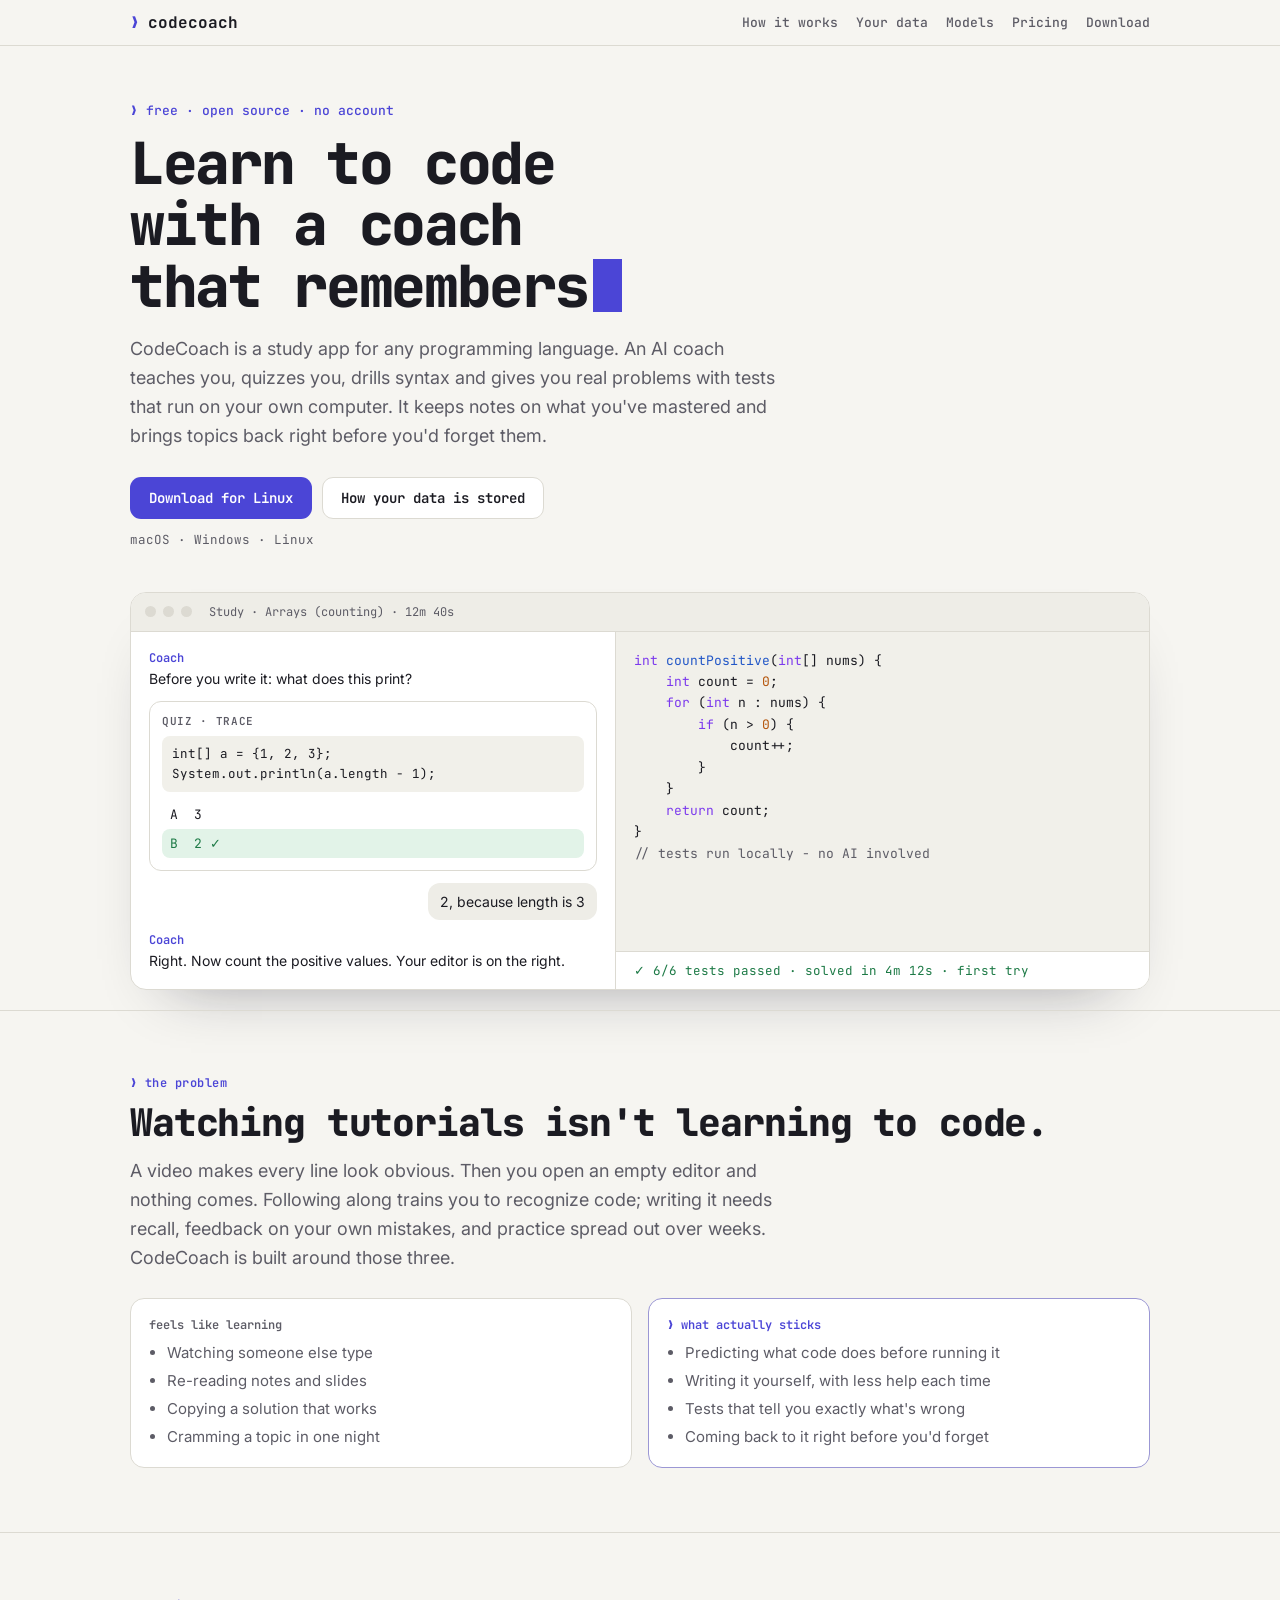
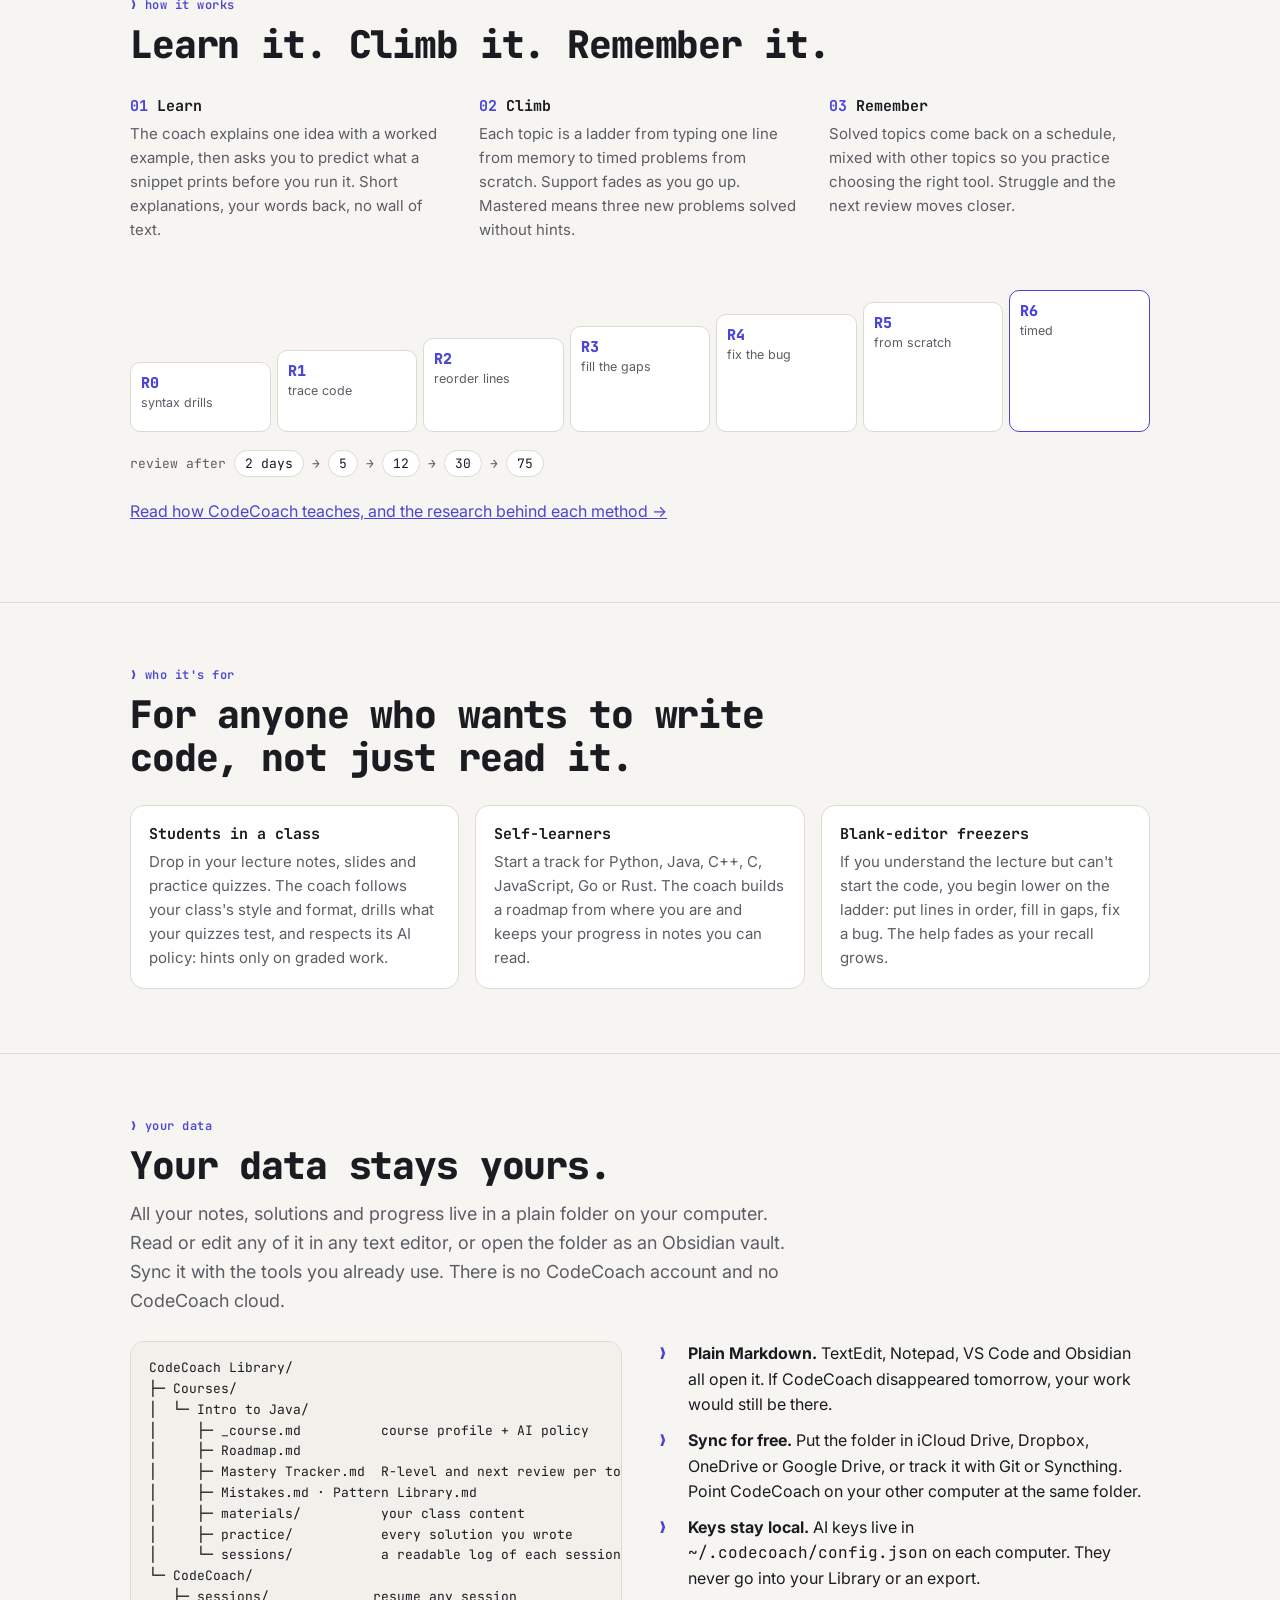
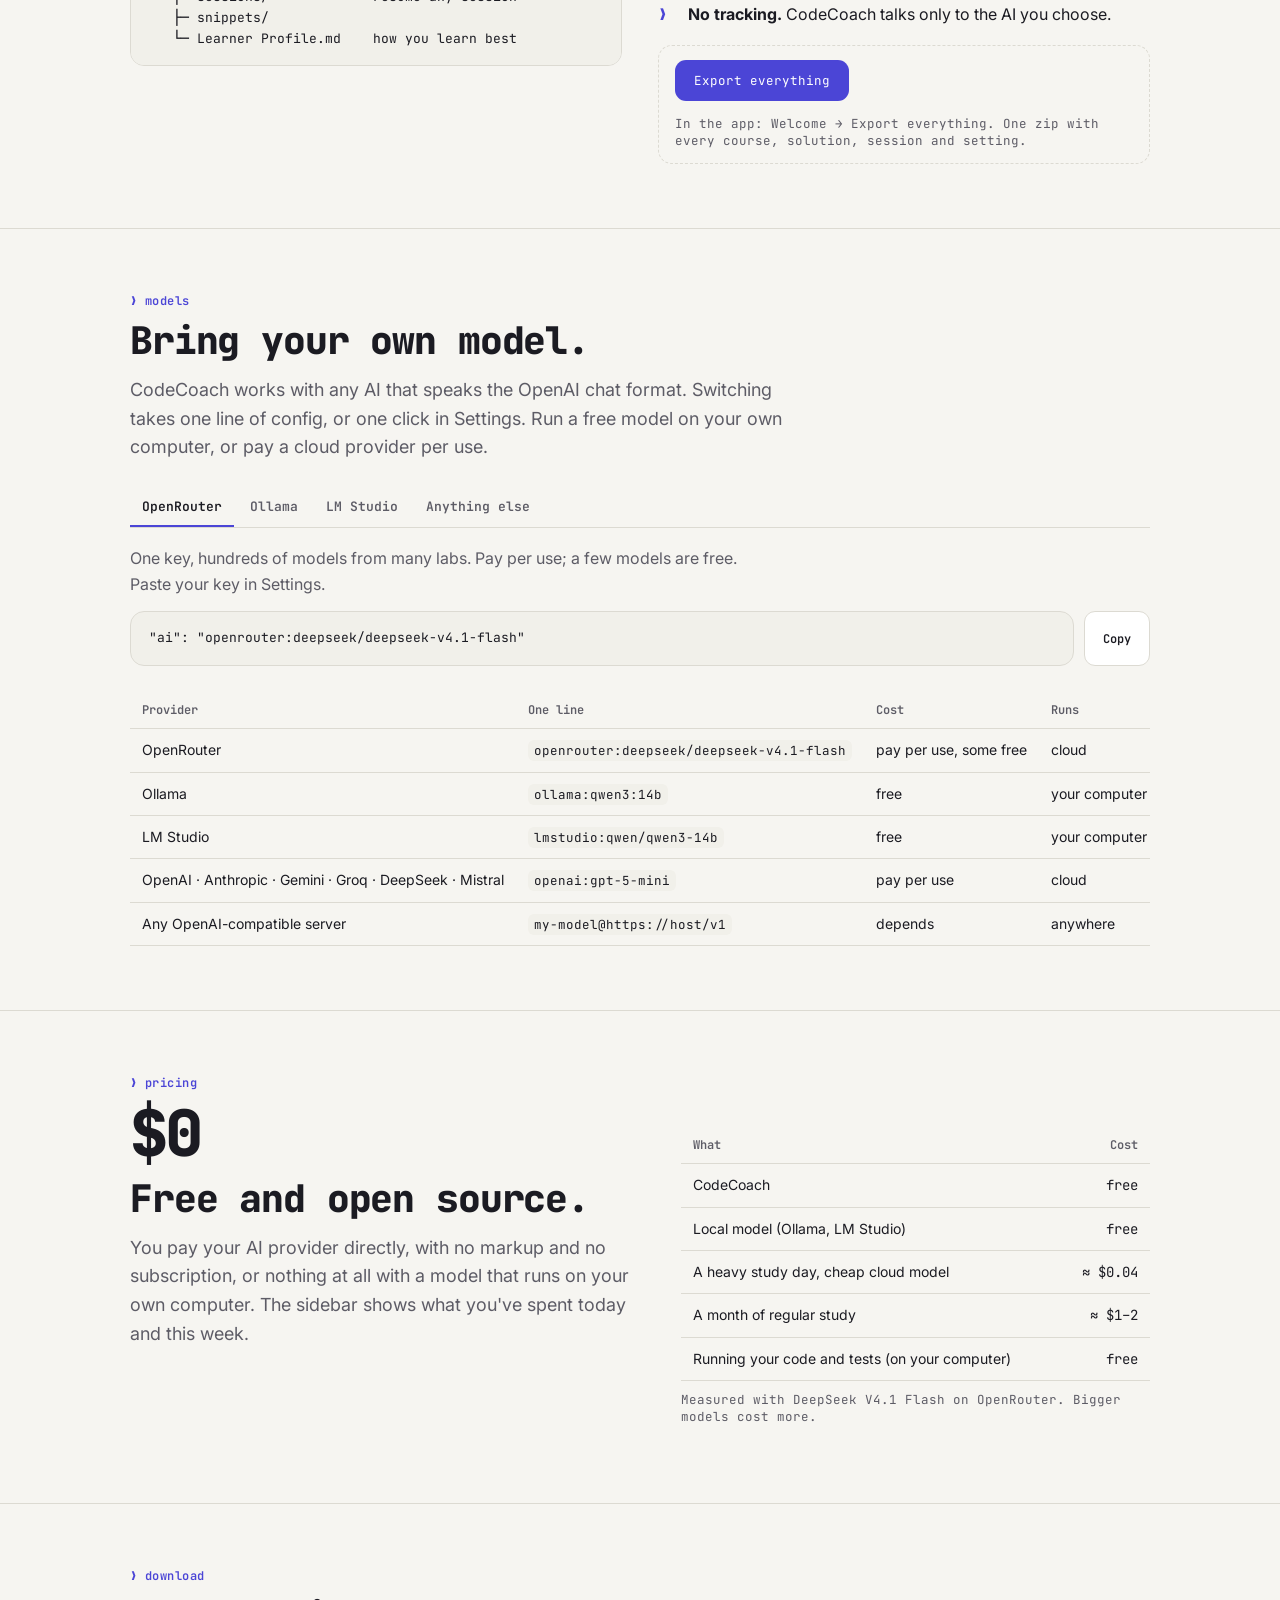
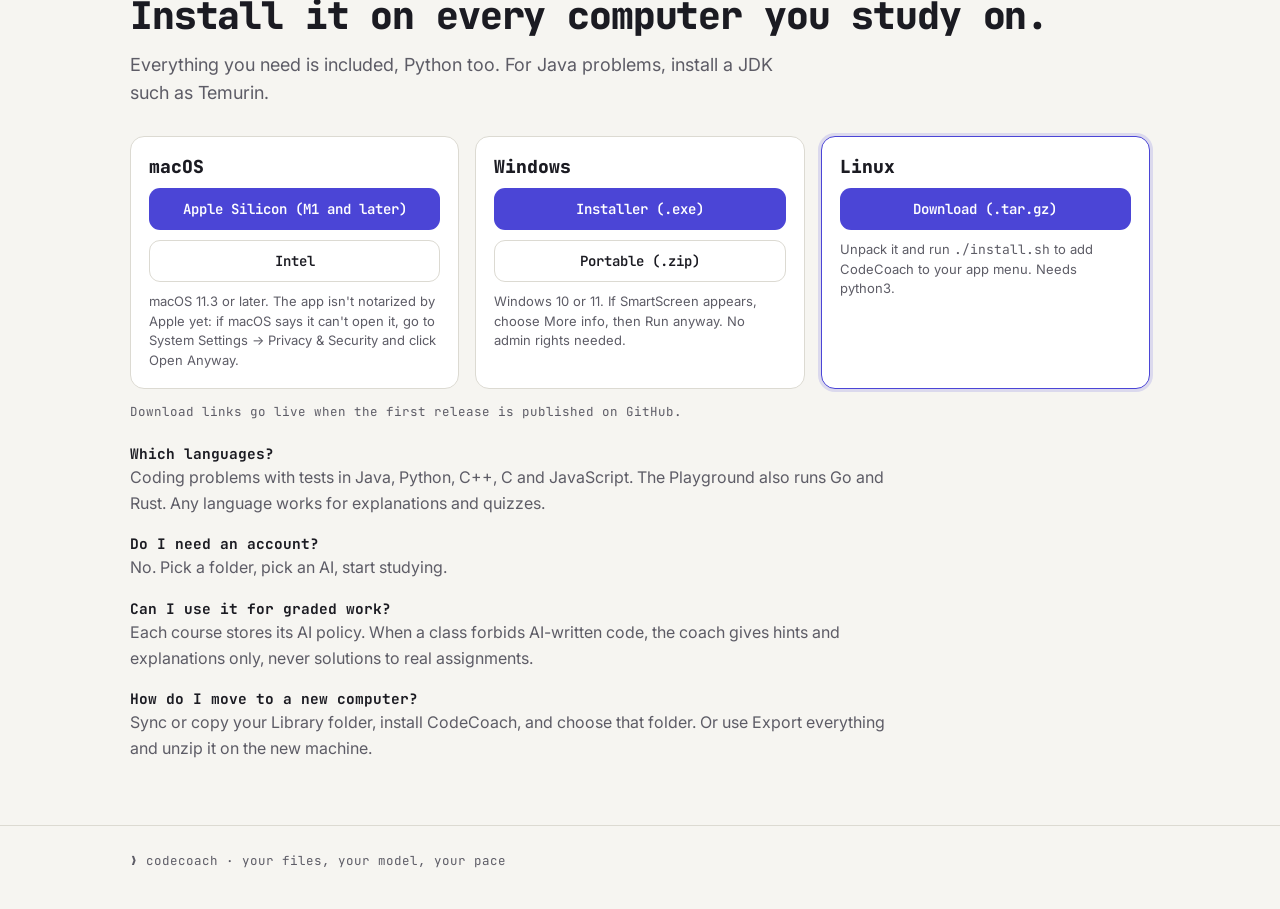
<file: site/index.html>
<!doctype html>
<html lang="en" data-repo="">
<head>
<meta charset="utf-8">
<meta name="viewport" content="width=device-width, initial-scale=1, viewport-fit=cover">
<meta name="description" content="CodeCoach: a free study app for learning to code. Your notes stay in a plain folder you own, and you pick the AI.">
<link rel="icon" href="icon.png">
<title>CodeCoach</title>
<link rel="preconnect" href="https://fonts.googleapis.com">
<link rel="preconnect" href="https://fonts.gstatic.com" crossorigin>
<link rel="stylesheet" href="https://fonts.googleapis.com/css2?family=Inter:wght@400;500;600&family=JetBrains+Mono:wght@400;500;700;800&display=swap">
<style>
/* Layout: one reading column with a wide "app window" moment in the hero; sections separated by hairlines, mono labels as terminal prompts. */
:root {
  --bg: #f6f5f1; --surface: #ffffff; --surface-2: #eeede7; --line: #dcdad2;
  --text: #1b1b22; --muted: #5d5c66; --accent: #4b45d6; --accent-ink: #ffffff;
  --good: #1d7a46; --good-bg: #e2f3e8; --code-bg: #f1f0ea; --syn-kw: #7c3aed; --syn-str: #0f7a5a; --syn-num: #b4540a; --syn-fn: #2257c7;
  --display: "JetBrains Mono", ui-monospace, "SF Mono", Menlo, Consolas, monospace;
  --body: "Inter", system-ui, -apple-system, "Segoe UI", Roboto, sans-serif;
  --mono: "JetBrains Mono", ui-monospace, "SF Mono", Menlo, Consolas, monospace;
  --radius: 14px;
}
@media (prefers-color-scheme: dark) {
  :root:not([data-theme="light"]) {
    --bg: #111118; --surface: #191922; --surface-2: #22222d; --line: #2e2e3b;
    --text: #ececf2; --muted: #a2a1b0; --accent: #8f8bff; --accent-ink: #12121a;
    --good: #5fd69a; --good-bg: #173326; --code-bg: #15151d; --syn-kw: #c49bff; --syn-str: #6fe0b4; --syn-num: #ffb366; --syn-fn: #7fb2ff;
    color-scheme: dark;
  }
}
:root[data-theme="dark"] {
  --bg: #111118; --surface: #191922; --surface-2: #22222d; --line: #2e2e3b;
  --text: #ececf2; --muted: #a2a1b0; --accent: #8f8bff; --accent-ink: #12121a;
  --good: #5fd69a; --good-bg: #173326; --code-bg: #15151d; --syn-kw: #c49bff; --syn-str: #6fe0b4; --syn-num: #ffb366; --syn-fn: #7fb2ff;
  color-scheme: dark;
}
* { box-sizing: border-box; }
body { background: var(--bg); color: var(--text); font: 16px/1.6 var(--body); margin: 0; }
a { color: var(--accent); }
code, pre { font-family: var(--mono); }
.wrap { max-width: 1060px; margin: 0 auto; padding-inline: 20px; }
:focus-visible { outline: 2px solid var(--accent); outline-offset: 3px; border-radius: 6px; }

/* nav */
.nav { position: sticky; top: env(safe-area-inset-top, 0px); z-index: 5; background: var(--bg); border-bottom: 1px solid var(--line); }
.nav .wrap { display: flex; align-items: center; gap: 22px; padding-block: 12px; flex-wrap: wrap; }
.brand { font: 700 16px var(--display); color: var(--text); text-decoration: none; display: flex; align-items: center; gap: 8px; }
.brand b { color: var(--accent); }
.nav .links { display: flex; gap: 18px; margin-left: auto; flex-wrap: wrap; }
.nav .links a { color: var(--muted); text-decoration: none; font: 500 13px var(--mono); }
.nav .links a:hover { color: var(--text); }

/* buttons */
.btn { display: inline-flex; align-items: center; gap: 8px; padding: 11px 18px; border-radius: 11px; font: 600 14px var(--mono); text-decoration: none;
  border: 1px solid var(--line); color: var(--text); background: var(--surface); cursor: pointer; }
.btn.primary { background: var(--accent); color: var(--accent-ink); border-color: transparent; }
.btn:hover { filter: brightness(1.05); }
.row { display: flex; gap: 10px; flex-wrap: wrap; align-items: center; }

/* hero */
.hero { padding-block: 56px 20px; }
.prompt { font: 500 13px var(--mono); color: var(--accent); margin: 0 0 14px; }
h1 { font: 800 clamp(32px, 5.4vw, 58px)/1.06 var(--display); letter-spacing: -0.04em; margin: 0 0 18px; text-wrap: balance; max-width: 15ch; }
h1 .caret { display: inline-block; width: .5em; height: .9em; background: var(--accent); vertical-align: -0.08em; margin-left: .1em; animation: blink 1.1s steps(1) 4; }
@keyframes blink { 50% { opacity: 0; } }
.lead { font-size: 18px; color: var(--muted); max-width: 60ch; margin: 0 0 26px; }
.hero .note { font: 12.5px var(--mono); color: var(--muted); margin-top: 12px; }

/* app window mock */
.window { margin-top: 44px; border: 1px solid var(--line); border-radius: 16px; background: var(--surface); overflow: hidden; box-shadow: 0 30px 60px -40px rgba(20, 20, 40, .45); }
.window .bar { display: flex; gap: 7px; padding: 11px 14px; border-bottom: 1px solid var(--line); background: var(--surface-2); align-items: center; }
.window .bar i { width: 11px; height: 11px; border-radius: 50%; background: var(--line); display: block; }
.window .bar span { margin-left: 10px; font: 12px var(--mono); color: var(--muted); }
.panes { display: grid; grid-template-columns: 1fr 1.1fr; min-height: 300px; }
.chat { padding: 18px; display: flex; flex-direction: column; gap: 12px; border-right: 1px solid var(--line); min-width: 0; }
.msg { font-size: 14px; line-height: 1.5; max-width: 95%; }
.msg.coach { color: var(--text); }
.msg.coach b { font: 600 12px var(--mono); color: var(--accent); display: block; margin-bottom: 2px; }
.msg.you { align-self: flex-end; background: var(--surface-2); padding: 8px 12px; border-radius: 12px; }
.card { border: 1px solid var(--line); border-radius: 12px; padding: 12px; font-size: 13.5px; }
.card .k { font: 600 11px var(--mono); color: var(--muted); text-transform: uppercase; letter-spacing: .06em; }
.card code { display: block; white-space: pre; overflow-x: auto; background: var(--code-bg); padding: 8px 10px; border-radius: 8px; margin: 8px 0; font-size: 12.5px; }
.opt { display: flex; gap: 8px; align-items: center; padding: 6px 8px; border-radius: 8px; font: 13px var(--mono); }
.opt.right { background: var(--good-bg); color: var(--good); }
.editor { background: var(--code-bg); display: flex; flex-direction: column; min-width: 0; }
.editor pre { margin: 0; padding: 18px; font-size: 13px; line-height: 1.65; overflow-x: auto; flex: 1; }
.kw { color: var(--syn-kw); } .st { color: var(--syn-str); } .nm { color: var(--syn-num); } .fn { color: var(--syn-fn); } .cm { color: var(--muted); }
.tests { border-top: 1px solid var(--line); padding: 10px 18px; font: 12.5px var(--mono); color: var(--good); background: var(--surface); }

/* sections */
section.sec { border-top: 1px solid var(--line); padding-block: 64px; }
.label { font: 600 12px var(--mono); color: var(--accent); letter-spacing: .04em; margin: 0 0 10px; }
h2 { font: 800 clamp(26px, 3.6vw, 38px)/1.12 var(--display); letter-spacing: -0.03em; margin: 0 0 14px; text-wrap: balance; }
h3 { font: 700 15px var(--mono); margin: 0 0 6px; }
p { margin: 0 0 14px; }
.cols { display: grid; grid-template-columns: repeat(3, minmax(0, 1fr)); gap: 28px; margin-top: 30px; }
.cols p { color: var(--muted); font-size: 15px; }
.split { display: grid; grid-template-columns: 1fr 1fr; gap: 36px; align-items: start; margin-top: 26px; }
.split > * { min-width: 0; }
pre.block { background: var(--code-bg); border: 1px solid var(--line); border-radius: var(--radius); padding: 16px 18px; font-size: 13px; line-height: 1.6; overflow-x: auto; margin: 0; }
ul.plain { list-style: none; padding: 0; margin: 0; display: grid; gap: 10px; }
ul.plain li { display: grid; grid-template-columns: 22px 1fr; gap: 8px; }
ul.plain li::before { content: "❯"; color: var(--accent); font-family: var(--mono); }
.export { display: flex; gap: 14px; align-items: center; flex-wrap: wrap; margin-top: 18px; padding: 14px 16px; border: 1px dashed var(--line); border-radius: var(--radius); }
.export .btn { pointer-events: none; }
.export span { font: 12.5px var(--mono); color: var(--muted); }

/* problem / how / who / pricing */
.contrast { display: grid; grid-template-columns: 1fr 1fr; gap: 16px; margin-top: 26px; }
.contrast > div { border: 1px solid var(--line); border-radius: var(--radius); padding: 18px; background: var(--surface); min-width: 0; }
.contrast .k { font: 600 12px var(--mono); color: var(--muted); margin-bottom: 8px; }
.contrast .yes { border-color: color-mix(in srgb, var(--accent) 45%, var(--line)); }
.contrast .yes .k { color: var(--accent); }
.contrast ul { margin: 0; padding-left: 18px; color: var(--muted); font-size: 15px; }
.contrast li + li { margin-top: 4px; }
.steps { display: grid; grid-template-columns: repeat(3, minmax(0, 1fr)); gap: 28px; margin-top: 30px; counter-reset: step; }
.steps > div { min-width: 0; }
.steps h3::before { counter-increment: step; content: "0" counter(step) "  "; color: var(--accent); }
.steps p { color: var(--muted); font-size: 15px; }
.ladder { display: grid; grid-template-columns: repeat(7, minmax(0, 1fr)); gap: 6px; margin-top: 34px; align-items: end; }
.ladder div { border: 1px solid var(--line); border-radius: 10px; padding: 10px; background: var(--surface); font-size: 12.5px; color: var(--muted); min-width: 0; }
.ladder b { display: block; font: 800 15px var(--display); color: var(--accent); }
.ladder div:nth-child(1) { min-height: 70px; } .ladder div:nth-child(2) { min-height: 82px; } .ladder div:nth-child(3) { min-height: 94px; }
.ladder div:nth-child(4) { min-height: 106px; } .ladder div:nth-child(5) { min-height: 118px; } .ladder div:nth-child(6) { min-height: 130px; }
.ladder div:nth-child(7) { min-height: 142px; border-color: var(--accent); }
.gaps { display: flex; flex-wrap: wrap; gap: 8px; align-items: center; margin-top: 18px; font: 13px var(--mono); color: var(--muted); }
.gaps span { border: 1px solid var(--line); border-radius: 999px; padding: 4px 10px; background: var(--surface); color: var(--text); }
.who { display: grid; grid-template-columns: repeat(3, minmax(0, 1fr)); gap: 16px; margin-top: 26px; }
.who > div { border: 1px solid var(--line); border-radius: var(--radius); padding: 18px; background: var(--surface); min-width: 0; }
.who p { color: var(--muted); font-size: 15px; margin: 0; }
.price { display: grid; grid-template-columns: 1.1fr 1fr; gap: 36px; align-items: start; margin-top: 10px; }
.price > * { min-width: 0; }
.price .big { font: 800 clamp(40px, 6vw, 64px)/1 var(--display); letter-spacing: -0.04em; margin: 0 0 12px; }
.price td { white-space: normal; }
.price td:last-child, .price th:last-child { text-align: right; font-family: var(--mono); white-space: nowrap; }

/* models */
.tabs { display: flex; gap: 4px; flex-wrap: wrap; border-bottom: 1px solid var(--line); margin-top: 26px; }
.tabs button { font: 600 13px var(--mono); color: var(--muted); background: none; border: 0; border-bottom: 2px solid transparent; padding: 10px 12px; cursor: pointer; }
.tabs button[aria-selected="true"] { color: var(--text); border-bottom-color: var(--accent); }
.tabpanel { padding-top: 18px; }
.tabpanel p { color: var(--muted); max-width: 64ch; }
.line { display: flex; gap: 10px; align-items: stretch; flex-wrap: wrap; }
.line pre { flex: 1; min-width: 0; }
.copy { font: 600 12px var(--mono); }
table { border-collapse: collapse; width: 100%; font-size: 14px; }
.tablewrap { overflow-x: auto; margin-top: 26px; }
th, td { text-align: left; padding: 10px 12px; border-bottom: 1px solid var(--line); white-space: nowrap; }
th { font: 600 12px var(--mono); color: var(--muted); }
td code { font-size: 12.5px; background: var(--code-bg); padding: 2px 6px; border-radius: 6px; }

/* downloads */
.dl { display: grid; grid-template-columns: repeat(3, minmax(0, 1fr)); gap: 16px; margin-top: 28px; }
.dl > div { border: 1px solid var(--line); border-radius: var(--radius); padding: 18px; background: var(--surface); display: flex; flex-direction: column; gap: 10px; min-width: 0; }
.dl > div.mine { border-color: var(--accent); box-shadow: 0 0 0 3px color-mix(in srgb, var(--accent) 16%, transparent); }
.dl .os { font: 800 18px var(--display); }
.dl .btn { justify-content: center; }
.dl small { color: var(--muted); font-size: 13px; line-height: 1.5; }
.pending { font: 12.5px var(--mono); color: var(--muted); margin-top: 14px; }
.faq { display: grid; gap: 18px; margin-top: 24px; max-width: 760px; }
.faq b { display: block; font: 700 14.5px var(--mono); margin-bottom: 2px; }
.faq p { color: var(--muted); margin: 0; }
footer { border-top: 1px solid var(--line); padding-block: 26px 40px; font: 12.5px var(--mono); color: var(--muted); }

@media (max-width: 820px) {
  .panes, .split, .cols, .dl, .contrast, .steps, .who, .price { grid-template-columns: 1fr; }
  .ladder { grid-template-columns: repeat(2, minmax(0, 1fr)); }
  .ladder div { min-height: 0 !important; }
  .chat { border-right: 0; border-bottom: 1px solid var(--line); }
  .nav .links { margin-left: 0; }
}
@media (prefers-reduced-motion: reduce) { h1 .caret { animation: none; } }
</style>

</head>
<body>
<header class="nav">
  <div class="wrap">
    <a class="brand" href="#top"><b>❯</b> codecoach</a>
    <nav class="links">
      <a href="#how">How it works</a>
      <a href="#data">Your data</a>
      <a href="#models">Models</a>
      <a href="#pricing">Pricing</a>
      <a href="#download">Download</a>
      <a href="#" id="srcLink">Source</a>
    </nav>
  </div>
</header>

<main id="top">
  <div class="wrap hero">
    <p class="prompt">❯ free · open source · no account</p>
    <h1>Learn to code with a coach that remembers<span class="caret"></span></h1>
    <p class="lead">CodeCoach is a study app for any programming language. An AI coach teaches you, quizzes you, drills syntax and gives you real problems with tests that run on your own computer. It keeps notes on what you've mastered and brings topics back right before you'd forget them.</p>
    <div class="row">
      <a class="btn primary" id="heroDl" href="#download">Download</a>
      <a class="btn" href="#data">How your data is stored</a>
    </div>
    <p class="note" id="heroNote">macOS · Windows · Linux</p>

    <div class="window" aria-label="CodeCoach app, example study session">
      <div class="bar"><i></i><i></i><i></i><span>Study · Arrays (counting) · 12m 40s</span></div>
      <div class="panes">
        <div class="chat">
          <div class="msg coach"><b>Coach</b>Before you write it: what does this print?</div>
          <div class="card">
            <div class="k">Quiz · trace</div>
            <code>int[] a = {1, 2, 3};
System.out.println(a.length - 1);</code>
            <div class="opt">A&nbsp; 3</div>
            <div class="opt right">B&nbsp; 2 ✓</div>
          </div>
          <div class="msg you">2, because length is 3</div>
          <div class="msg coach"><b>Coach</b>Right. Now count the positive values. Your editor is on the right.</div>
        </div>
        <div class="editor">
<pre><span class="kw">int</span> <span class="fn">countPositive</span>(<span class="kw">int</span>[] nums) {
    <span class="kw">int</span> count = <span class="nm">0</span>;
    <span class="kw">for</span> (<span class="kw">int</span> n : nums) {
        <span class="kw">if</span> (n &gt; <span class="nm">0</span>) {
            count++;
        }
    }
    <span class="kw">return</span> count;
}
<span class="cm">// tests run locally - no AI involved</span></pre>
          <div class="tests">✓ 6/6 tests passed · solved in 4m 12s · first try</div>
        </div>
      </div>
    </div>

  </div>

  <section class="sec" id="why">
    <div class="wrap">
      <p class="label">❯ the problem</p>
      <h2>Watching tutorials isn't learning to code.</h2>
      <p class="lead">A video makes every line look obvious. Then you open an empty editor and nothing comes. Following along trains you to recognize code; writing it needs recall, feedback on your own mistakes, and practice spread out over weeks. CodeCoach is built around those three.</p>
      <div class="contrast">
        <div>
          <div class="k">feels like learning</div>
          <ul><li>Watching someone else type</li><li>Re-reading notes and slides</li><li>Copying a solution that works</li><li>Cramming a topic in one night</li></ul>
        </div>
        <div class="yes">
          <div class="k">❯ what actually sticks</div>
          <ul><li>Predicting what code does before running it</li><li>Writing it yourself, with less help each time</li><li>Tests that tell you exactly what's wrong</li><li>Coming back to it right before you'd forget</li></ul>
        </div>
      </div>
    </div>
  </section>

  <section class="sec" id="how">
    <div class="wrap">
      <p class="label">❯ how it works</p>
      <h2>Learn it. Climb it. Remember it.</h2>
      <div class="steps">
        <div><h3>Learn</h3><p>The coach explains one idea with a worked example, then asks you to predict what a snippet prints before you run it. Short explanations, your words back, no wall of text.</p></div>
        <div><h3>Climb</h3><p>Each topic is a ladder from typing one line from memory to timed problems from scratch. Support fades as you go up. Mastered means three new problems solved without hints.</p></div>
        <div><h3>Remember</h3><p>Solved topics come back on a schedule, mixed with other topics so you practice choosing the right tool. Struggle and the next review moves closer.</p></div>
      </div>
      <div class="ladder" aria-label="The mastery ladder, R0 to R6">
        <div><b>R0</b>syntax drills</div>
        <div><b>R1</b>trace code</div>
        <div><b>R2</b>reorder lines</div>
        <div><b>R3</b>fill the gaps</div>
        <div><b>R4</b>fix the bug</div>
        <div><b>R5</b>from scratch</div>
        <div><b>R6</b>timed</div>
      </div>
      <div class="gaps" aria-label="Review schedule">review after <span>2 days</span>→<span>5</span>→<span>12</span>→<span>30</span>→<span>75</span></div>
      <p style="margin-top: 22px;"><a href="how-it-teaches.html">Read how CodeCoach teaches, and the research behind each method →</a></p>
    </div>
  </section>

  <section class="sec" id="who">
    <div class="wrap">
      <p class="label">❯ who it's for</p>
      <h2>For anyone who wants to write code, not just read it.</h2>
      <div class="who">
        <div><h3>Students in a class</h3><p>Drop in your lecture notes, slides and practice quizzes. The coach follows your class's style and format, drills what your quizzes test, and respects its AI policy: hints only on graded work.</p></div>
        <div><h3>Self-learners</h3><p>Start a track for Python, Java, C++, C, JavaScript, Go or Rust. The coach builds a roadmap from where you are and keeps your progress in notes you can read.</p></div>
        <div><h3>Blank-editor freezers</h3><p>If you understand the lecture but can't start the code, you begin lower on the ladder: put lines in order, fill in gaps, fix a bug. The help fades as your recall grows.</p></div>
      </div>
    </div>
  </section>

  <section class="sec" id="data">
    <div class="wrap">
      <p class="label">❯ your data</p>
      <h2>Your data stays yours.</h2>
      <p class="lead">All your notes, solutions and progress live in a plain folder on your computer. Read or edit any of it in any text editor, or open the folder as an Obsidian vault. Sync it with the tools you already use. There is no CodeCoach account and no CodeCoach cloud.</p>
      <div class="split">
        <pre class="block" aria-label="Library folder layout">CodeCoach Library/
├─ Courses/
│  └─ Intro to Java/
│     ├─ _course.md          course profile + AI policy
│     ├─ Roadmap.md
│     ├─ Mastery Tracker.md  R-level and next review per topic
│     ├─ Mistakes.md · Pattern Library.md
│     ├─ materials/          your class content
│     ├─ practice/           every solution you wrote
│     └─ sessions/           a readable log of each session
└─ CodeCoach/
   ├─ sessions/             resume any session
   ├─ snippets/
   └─ Learner Profile.md    how you learn best</pre>
        <div>
          <ul class="plain">
            <li><span><b>Plain Markdown.</b> TextEdit, Notepad, VS Code and Obsidian all open it. If CodeCoach disappeared tomorrow, your work would still be there.</span></li>
            <li><span><b>Sync for free.</b> Put the folder in iCloud Drive, Dropbox, OneDrive or Google Drive, or track it with Git or Syncthing. Point CodeCoach on your other computer at the same folder.</span></li>
            <li><span><b>Keys stay local.</b> AI keys live in <code>~/.codecoach/config.json</code> on each computer. They never go into your Library or an export.</span></li>
            <li><span><b>No tracking.</b> CodeCoach talks only to the AI you choose.</span></li>
          </ul>
          <div class="export">
            <span class="btn primary" aria-hidden="true">Export everything</span>
            <span>In the app: Welcome → Export everything. One zip with every course, solution, session and setting.</span>
          </div>
        </div>
      </div>
    </div>
  </section>

  <section class="sec" id="models">
    <div class="wrap">
      <p class="label">❯ models</p>
      <h2>Bring your own model.</h2>
      <p class="lead">CodeCoach works with any AI that speaks the OpenAI chat format. Switching takes one line of config, or one click in Settings. Run a free model on your own computer, or pay a cloud provider per use.</p>
      <div class="tabs" role="tablist" id="tabs">
        <button role="tab" id="t-openrouter" aria-selected="true" aria-controls="p-model">OpenRouter</button>
        <button role="tab" id="t-ollama" aria-selected="false" aria-controls="p-model">Ollama</button>
        <button role="tab" id="t-lmstudio" aria-selected="false" aria-controls="p-model">LM Studio</button>
        <button role="tab" id="t-any" aria-selected="false" aria-controls="p-model">Anything else</button>
      </div>
      <div class="tabpanel" id="p-model" role="tabpanel">
        <p id="modelText"></p>
        <div class="line"><pre class="block" id="modelLine"></pre><button class="btn copy" id="copyBtn" type="button">Copy</button></div>
      </div>
      <div class="tablewrap">
        <table>
          <thead><tr><th>Provider</th><th>One line</th><th>Cost</th><th>Runs</th></tr></thead>
          <tbody>
            <tr><td>OpenRouter</td><td><code>openrouter:deepseek/deepseek-v4.1-flash</code></td><td>pay per use, some free</td><td>cloud</td></tr>
            <tr><td>Ollama</td><td><code>ollama:qwen3:14b</code></td><td>free</td><td>your computer</td></tr>
            <tr><td>LM Studio</td><td><code>lmstudio:qwen/qwen3-14b</code></td><td>free</td><td>your computer</td></tr>
            <tr><td>OpenAI · Anthropic · Gemini · Groq · DeepSeek · Mistral</td><td><code>openai:gpt-5-mini</code></td><td>pay per use</td><td>cloud</td></tr>
            <tr><td>Any OpenAI-compatible server</td><td><code>my-model@https://host/v1</code></td><td>depends</td><td>anywhere</td></tr>
          </tbody>
        </table>
      </div>
    </div>
  </section>

  <section class="sec" id="pricing">
    <div class="wrap">
      <p class="label">❯ pricing</p>
      <div class="price">
        <div>
          <p class="big">$0</p>
          <h2>Free and open source.</h2>
          <p class="lead">You pay your AI provider directly, with no markup and no subscription, or nothing at all with a model that runs on your own computer. The sidebar shows what you've spent today and this week.</p>
        </div>
        <div class="tablewrap">
          <table>
            <thead><tr><th>What</th><th>Cost</th></tr></thead>
            <tbody>
              <tr><td>CodeCoach</td><td>free</td></tr>
              <tr><td>Local model (Ollama, LM Studio)</td><td>free</td></tr>
              <tr><td>A heavy study day, cheap cloud model</td><td>≈ $0.04</td></tr>
              <tr><td>A month of regular study</td><td>≈ $1–2</td></tr>
              <tr><td>Running your code and tests (on your computer)</td><td>free</td></tr>
            </tbody>
          </table>
          <p class="note" style="font: 12.5px var(--mono); color: var(--muted); margin-top: 10px;">Measured with DeepSeek V4.1 Flash on OpenRouter. Bigger models cost more.</p>
        </div>
      </div>
    </div>
  </section>

  <section class="sec" id="download">
    <div class="wrap">
      <p class="label">❯ download</p>
      <h2>Install it on every computer you study on.</h2>
      <p class="lead">Everything you need is included, Python too. For Java problems, install a JDK such as Temurin.</p>
      <div class="dl">
        <div id="dl-mac">
          <div class="os">macOS</div>
          <a class="btn primary" data-asset="CodeCoach-macOS-AppleSilicon.dmg" href="#download">Apple Silicon (M1 and later)</a>
          <a class="btn" data-asset="CodeCoach-macOS-Intel.dmg" href="#download">Intel</a>
          <small>macOS 11.3 or later. The app isn't notarized by Apple yet: if macOS says it can't open it, go to System Settings → Privacy &amp; Security and click Open Anyway.</small>
        </div>
        <div id="dl-win">
          <div class="os">Windows</div>
          <a class="btn primary" data-asset="CodeCoach-Windows-Setup.exe" href="#download">Installer (.exe)</a>
          <a class="btn" data-asset="CodeCoach-Windows.zip" href="#download">Portable (.zip)</a>
          <small>Windows 10 or 11. If SmartScreen appears, choose More info, then Run anyway. No admin rights needed.</small>
        </div>
        <div id="dl-linux">
          <div class="os">Linux</div>
          <a class="btn primary" data-asset="CodeCoach-Linux.tar.gz" href="#download">Download (.tar.gz)</a>
          <small>Unpack it and run <code>./install.sh</code> to add CodeCoach to your app menu. Needs python3.</small>
        </div>
      </div>
      <p class="pending" id="pending" hidden>Download links go live when the first release is published on GitHub.</p>

      <div class="faq">
        <div><b>Which languages?</b><p>Coding problems with tests in Java, Python, C++, C and JavaScript. The Playground also runs Go and Rust. Any language works for explanations and quizzes.</p></div>
        <div><b>Do I need an account?</b><p>No. Pick a folder, pick an AI, start studying.</p></div>
        <div><b>Can I use it for graded work?</b><p>Each course stores its AI policy. When a class forbids AI-written code, the coach gives hints and explanations only, never solutions to real assignments.</p></div>
        <div><b>How do I move to a new computer?</b><p>Sync or copy your Library folder, install CodeCoach, and choose that folder. Or use Export everything and unzip it on the new machine.</p></div>
      </div>
    </div>
  </section>
</main>

<footer>
  <div class="wrap">❯ codecoach · your files, your model, your pace</div>
</footer>

<script>
(function () {
  // Download links point at the latest GitHub release of the repo hosting this page (owner.github.io/repo).
  var repo = document.documentElement.getAttribute("data-repo") || "";
  var host = location.hostname, seg = location.pathname.split("/").filter(Boolean)[0];
  if (!repo && /\.github\.io$/.test(host)) repo = host.split(".")[0] + "/" + (seg || host);
  var src = document.getElementById("srcLink");
  if (repo) {
    var base = "https://github.com/" + repo;
    src.href = base;
    document.querySelectorAll("[data-asset]").forEach(function (a) { a.href = base + "/releases/latest/download/" + a.getAttribute("data-asset"); });
  } else {
    src.hidden = true;
    document.getElementById("pending").hidden = false;
  }
  // highlight this visitor's platform
  var ua = navigator.userAgent, os = /Mac/.test(ua) ? "mac" : /Win/.test(ua) ? "win" : /Linux|X11/.test(ua) ? "linux" : "";
  if (os) {
    document.getElementById("dl-" + os).classList.add("mine");
    var first = document.querySelector("#dl-" + os + " [data-asset]");
    var hero = document.getElementById("heroDl");
    hero.textContent = "Download for " + { mac: "macOS", win: "Windows", linux: "Linux" }[os];
    if (repo) hero.href = first.href;
  }
  // model tabs
  var M = {
    openrouter: ["One key, hundreds of models from many labs. Pay per use; a few models are free. Paste your key in Settings.", "\"ai\": \"openrouter:deepseek/deepseek-v4.1-flash\""],
    ollama: ["Free and private. Install Ollama, run `ollama pull qwen3:14b`, and CodeCoach finds it. Pick a model that supports tools, with a 32k context.", "\"ai\": \"ollama:qwen3:14b\""],
    lmstudio: ["Free and private. Download a model in LM Studio, start its local server from the Developer tab, then press Find models in CodeCoach.", "\"ai\": \"lmstudio:qwen/qwen3-14b\""],
    any: ["A provider that launches next year needs no update. Point CodeCoach at its OpenAI-compatible address, or add it once under \"providers\" in config.json.", "\"ai\": \"my-model@https://their-server.example/v1\""]
  };
  var tabs = document.querySelectorAll("#tabs button"), txt = document.getElementById("modelText"), line = document.getElementById("modelLine");
  function show(id) {
    tabs.forEach(function (t) { t.setAttribute("aria-selected", String(t.id === "t-" + id)); });
    txt.textContent = M[id][0]; line.textContent = M[id][1];
  }
  tabs.forEach(function (t) { t.addEventListener("click", function () { show(t.id.slice(2)); }); });
  show("openrouter");
  var copy = document.getElementById("copyBtn");
  copy.addEventListener("click", function () {
    var done = function () { copy.textContent = "Copied"; setTimeout(function () { copy.textContent = "Copy"; }, 1400); };
    try {
      navigator.clipboard.writeText(line.textContent).then(done, function () { selectText(); });
    } catch (e) { selectText(); }
  });
  function selectText() { var r = document.createRange(); r.selectNodeContents(line); var s = getSelection(); s.removeAllRanges(); s.addRange(r); }
})();
</script>
</body>
</html>
</file>
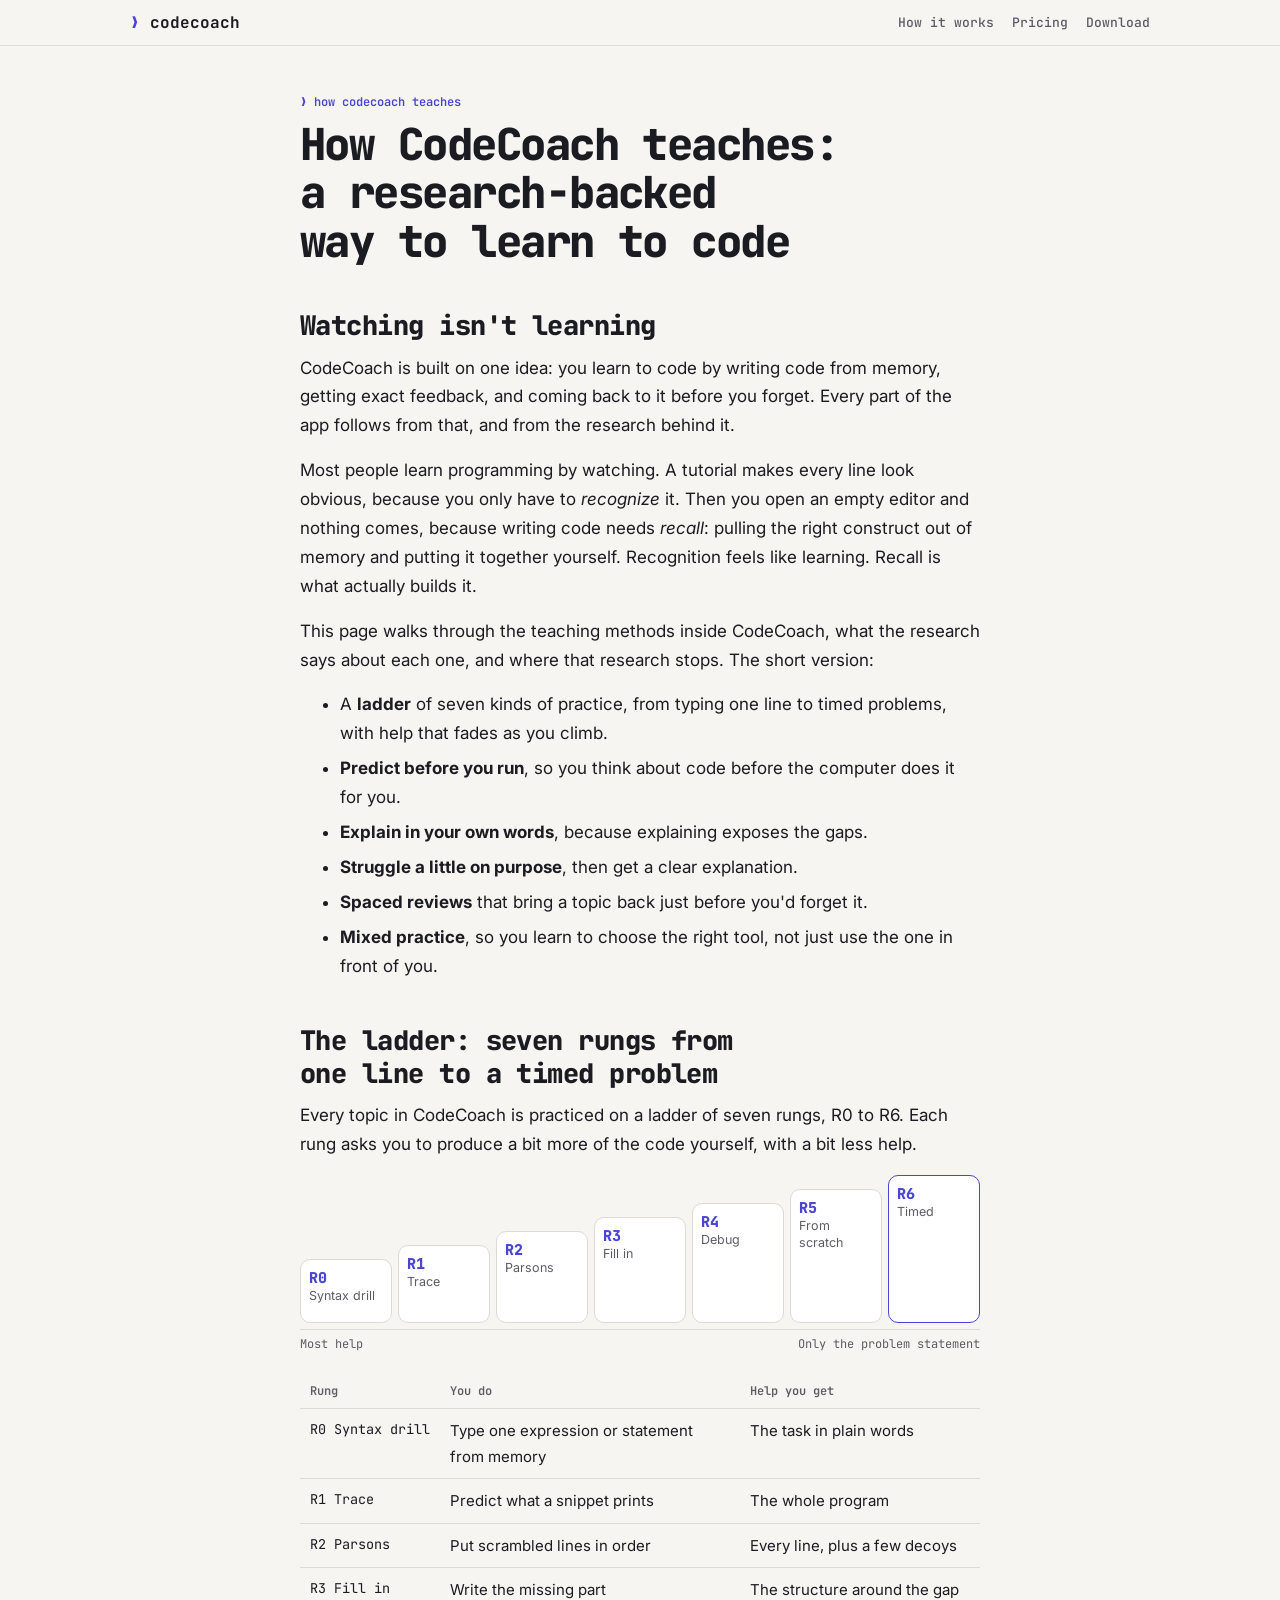
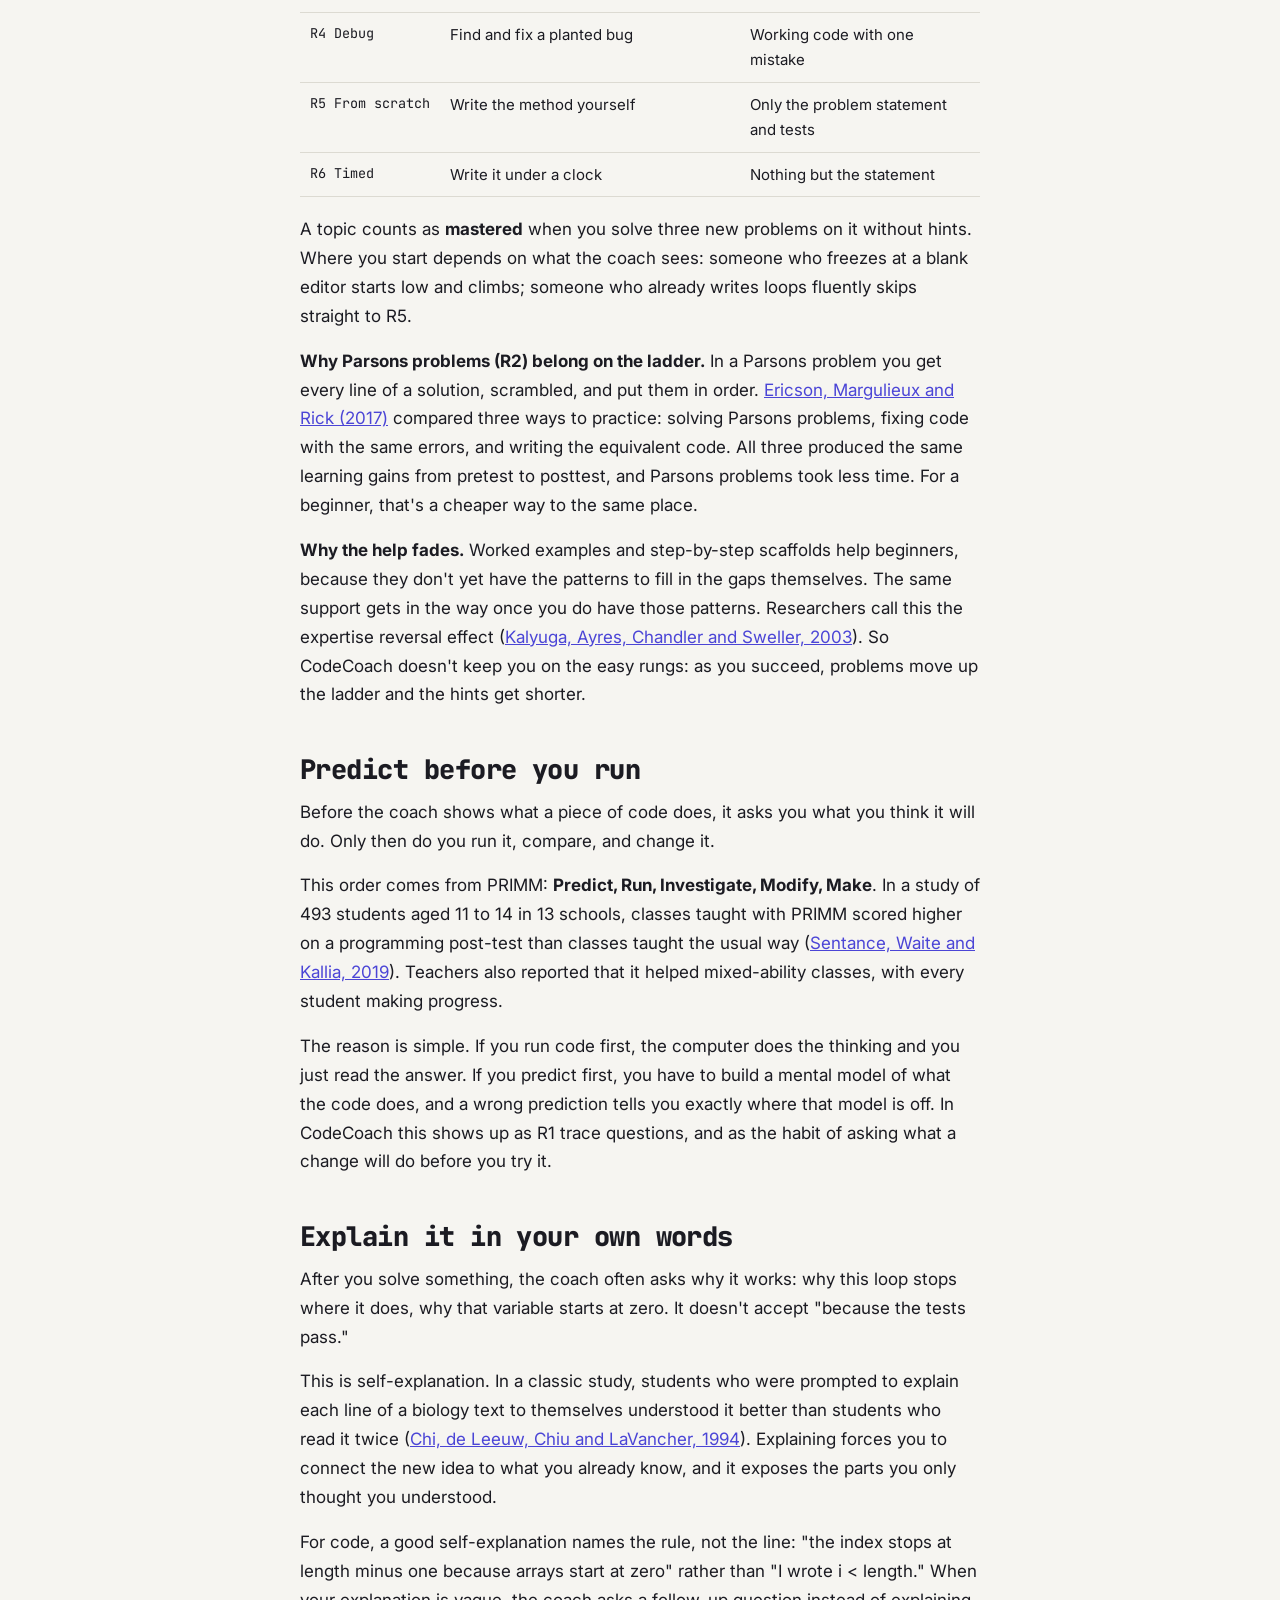
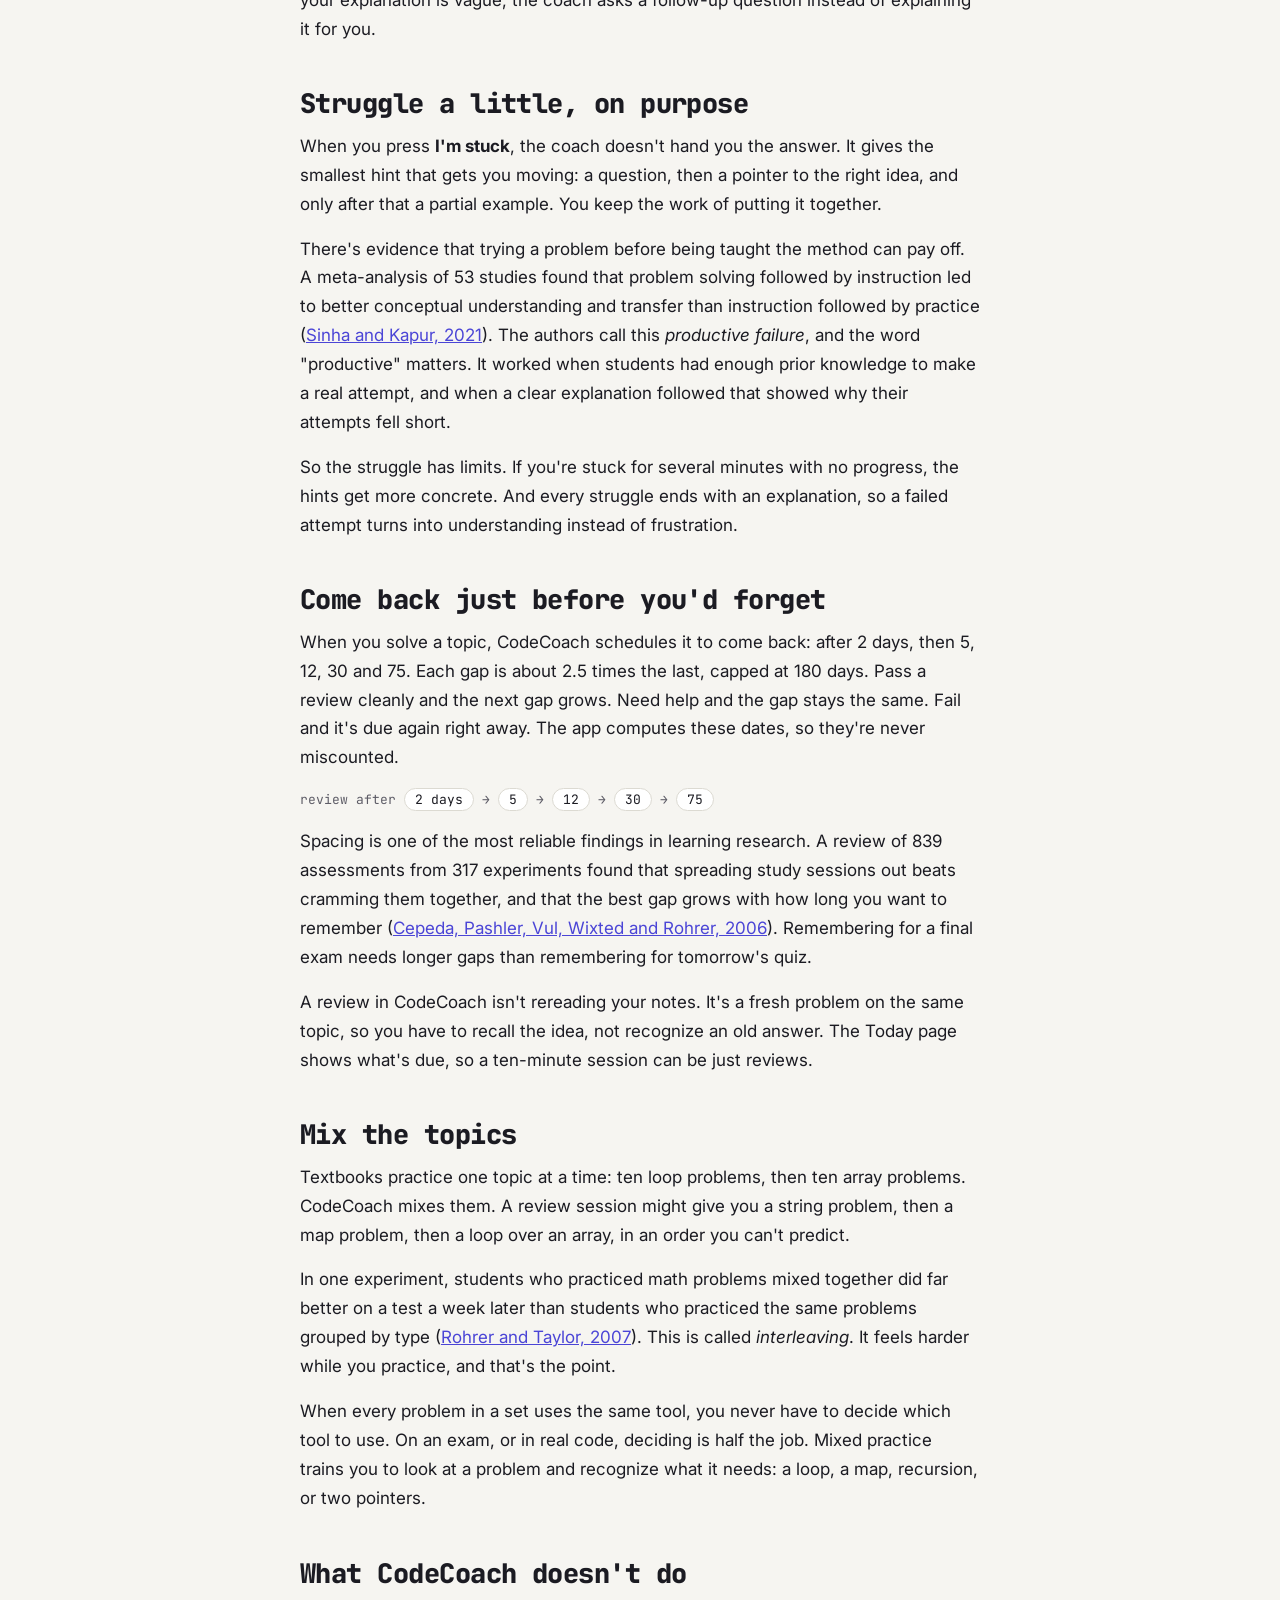
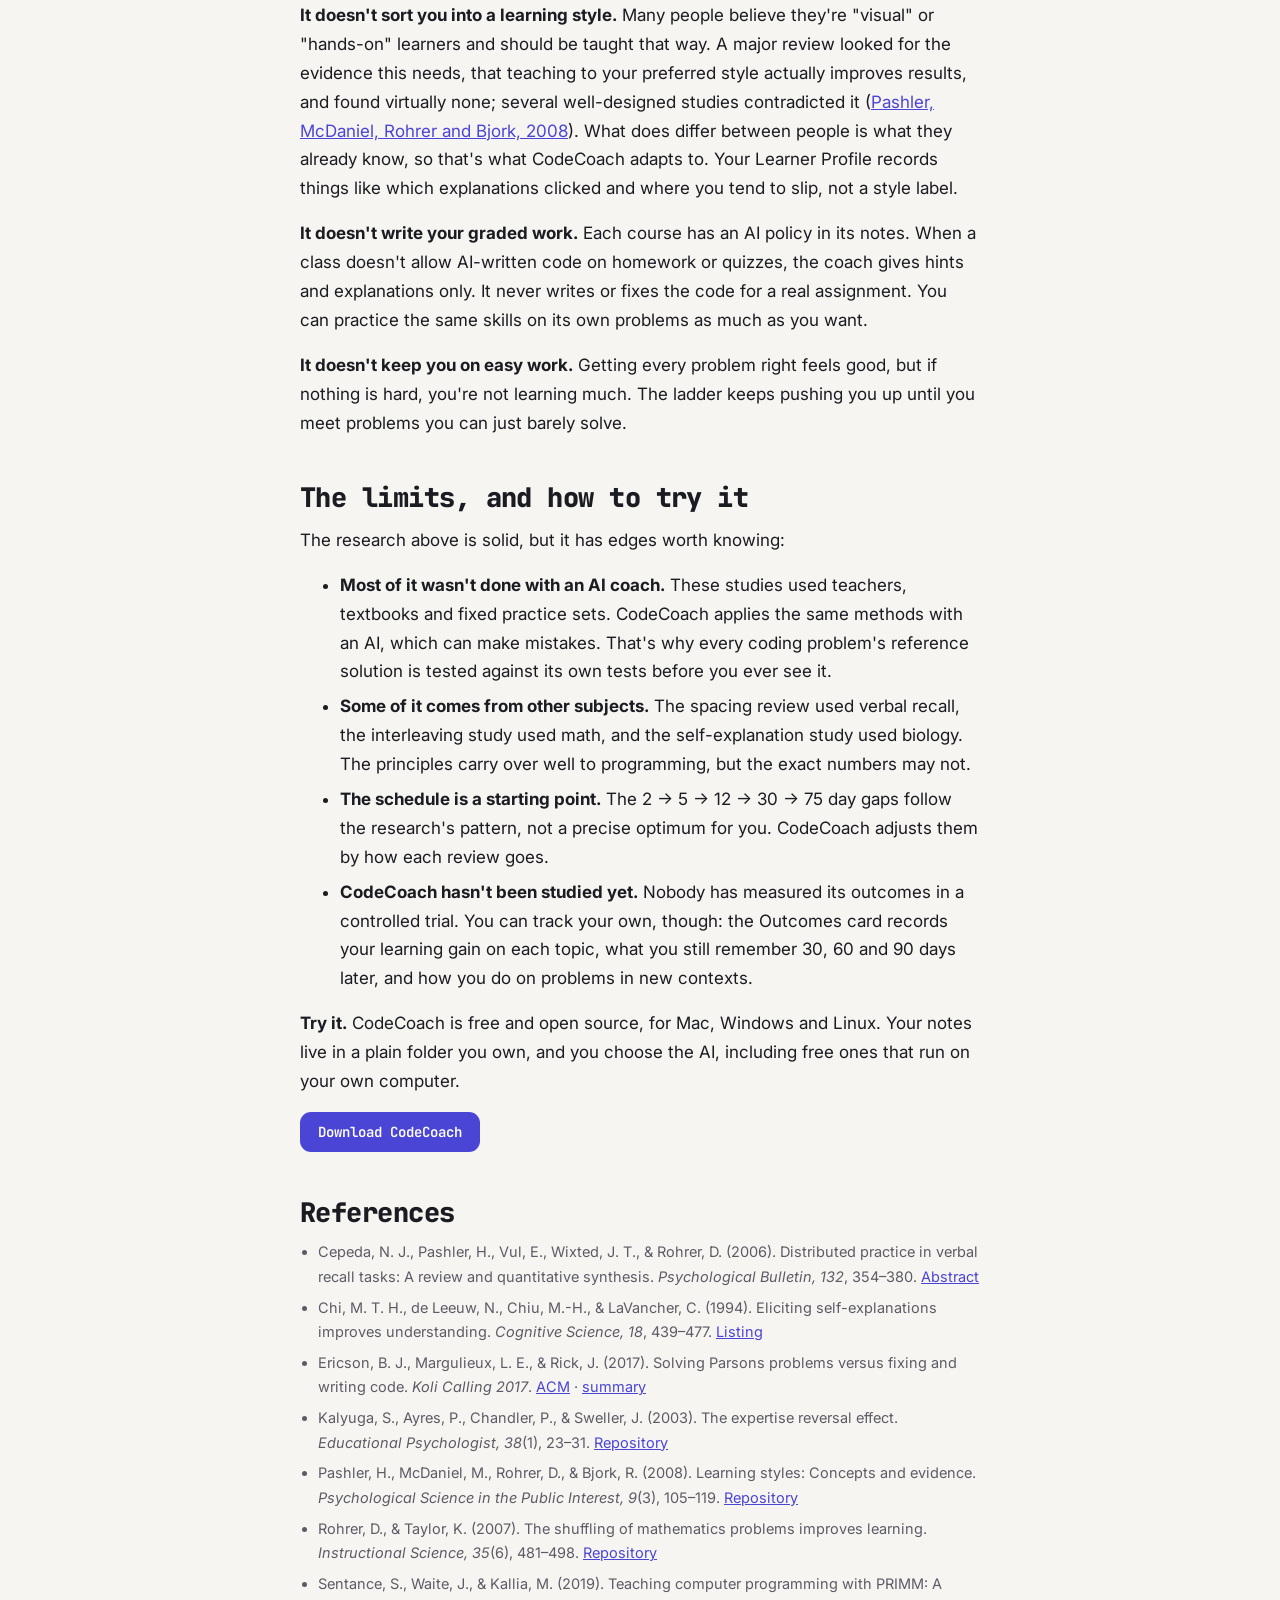
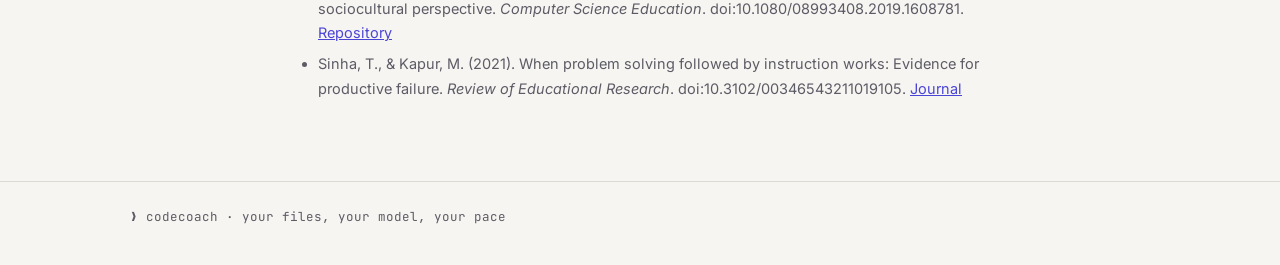
<file: site/how-it-teaches.html>
<!doctype html>
<html lang="en">
<head>
<meta charset="utf-8">
<meta name="viewport" content="width=device-width, initial-scale=1, viewport-fit=cover">
<meta name="description" content="The teaching methods inside CodeCoach, the research behind each one, and where that research stops.">
<link rel="icon" href="icon.png">
<title>How CodeCoach teaches</title>
<link rel="preconnect" href="https://fonts.googleapis.com">
<link rel="preconnect" href="https://fonts.gstatic.com" crossorigin>
<link rel="stylesheet" href="https://fonts.googleapis.com/css2?family=Inter:wght@400;500;600&family=JetBrains+Mono:wght@400;500;700;800&display=swap">
<style>
:root {
  --bg: #f6f5f1; --surface: #ffffff; --surface-2: #eeede7; --line: #dcdad2;
  --text: #1b1b22; --muted: #5d5c66; --accent: #4b45d6; --accent-ink: #ffffff;
  --good: #1d7a46; --good-bg: #e2f3e8; --code-bg: #f1f0ea; --syn-kw: #7c3aed; --syn-str: #0f7a5a; --syn-num: #b4540a; --syn-fn: #2257c7;
  --display: "JetBrains Mono", ui-monospace, "SF Mono", Menlo, Consolas, monospace;
  --body: "Inter", system-ui, -apple-system, "Segoe UI", Roboto, sans-serif;
  --mono: "JetBrains Mono", ui-monospace, "SF Mono", Menlo, Consolas, monospace;
  --radius: 14px;
}
@media (prefers-color-scheme: dark) {
  :root:not([data-theme="light"]) {
    --bg: #111118; --surface: #191922; --surface-2: #22222d; --line: #2e2e3b;
    --text: #ececf2; --muted: #a2a1b0; --accent: #8f8bff; --accent-ink: #12121a;
    --good: #5fd69a; --good-bg: #173326; --code-bg: #15151d; --syn-kw: #c49bff; --syn-str: #6fe0b4; --syn-num: #ffb366; --syn-fn: #7fb2ff;
    color-scheme: dark;
  }
}
:root[data-theme="dark"] {
  --bg: #111118; --surface: #191922; --surface-2: #22222d; --line: #2e2e3b;
  --text: #ececf2; --muted: #a2a1b0; --accent: #8f8bff; --accent-ink: #12121a;
  --good: #5fd69a; --good-bg: #173326; --code-bg: #15151d; --syn-kw: #c49bff; --syn-str: #6fe0b4; --syn-num: #ffb366; --syn-fn: #7fb2ff;
  color-scheme: dark;
}

* { box-sizing: border-box; }
body { background: var(--bg); color: var(--text); font: 17px/1.7 var(--body); margin: 0; }
a { color: var(--accent); }
.wrap { max-width: 1060px; margin: 0 auto; padding-inline: 20px; }
.nav { position: sticky; top: 0; z-index: 5; background: var(--bg); border-bottom: 1px solid var(--line); }
.nav .wrap { display: flex; align-items: center; gap: 22px; padding-block: 12px; flex-wrap: wrap; }
.brand { font: 700 16px var(--display); color: var(--text); text-decoration: none; }
.brand b { color: var(--accent); }
.nav .links { display: flex; gap: 18px; margin-left: auto; flex-wrap: wrap; }
.nav .links a { color: var(--muted); text-decoration: none; font: 500 13px var(--mono); }
.article { max-width: 720px; padding-block: 48px 64px; }
.label { font: 600 12px var(--mono); color: var(--accent); margin: 0 0 10px; }
h1 { font: 800 clamp(28px, 4.6vw, 44px)/1.1 var(--display); letter-spacing: -0.035em; margin: 0 0 28px; text-wrap: balance; }
h2 { font: 800 clamp(21px, 2.8vw, 27px)/1.2 var(--display); letter-spacing: -0.02em; margin: 44px 0 12px; text-wrap: balance; }
p, ul { margin: 0 0 16px; }
li + li { margin-top: 6px; }
.tablewrap { overflow-x: auto; margin: 0 0 18px; }
table { border-collapse: collapse; width: 100%; font-size: 15px; }
th, td { text-align: left; padding: 9px 10px; border-bottom: 1px solid var(--line); vertical-align: top; }
th { font: 600 12px var(--mono); color: var(--muted); }
td:first-child { font-family: var(--mono); font-size: 13.5px; white-space: nowrap; }
.ladder { display: grid; grid-template-columns: repeat(7, minmax(0, 1fr)); gap: 6px; align-items: end; margin: 8px 0 22px; }
.ladder div { border: 1px solid var(--line); border-radius: 10px; padding: 8px; background: var(--surface); font-size: 12.5px; line-height: 1.35; color: var(--muted); min-width: 0; }
.ladder b { display: block; font: 800 15px var(--display); color: var(--accent); }
.ladder div:nth-child(1) { min-height: 64px; } .ladder div:nth-child(2) { min-height: 78px; } .ladder div:nth-child(3) { min-height: 92px; }
.ladder div:nth-child(4) { min-height: 106px; } .ladder div:nth-child(5) { min-height: 120px; } .ladder div:nth-child(6) { min-height: 134px; }
.ladder div:nth-child(7) { min-height: 148px; border-color: var(--accent); }
.ladder figcaption { grid-column: 1 / -1; display: flex; justify-content: space-between; font: 12px var(--mono); color: var(--muted); border-top: 1px solid var(--line); padding-top: 6px; }
.gaps { display: flex; flex-wrap: wrap; gap: 8px; align-items: center; font: 13px var(--mono); color: var(--muted); }
.gaps span { border: 1px solid var(--line); border-radius: 999px; padding: 2px 10px; background: var(--surface); color: var(--text); }
.btn { display: inline-flex; padding: 11px 18px; border-radius: 11px; font: 600 14px var(--mono); text-decoration: none; }
.btn.primary { background: var(--accent); color: var(--accent-ink); }
.refs { font-size: 14.5px; color: var(--muted); padding-left: 18px; }
footer { border-top: 1px solid var(--line); padding-block: 26px 40px; font: 12.5px var(--mono); color: var(--muted); }
@media (max-width: 640px) { .ladder { grid-template-columns: repeat(2, minmax(0, 1fr)); } .ladder div { min-height: 0 !important; } }
</style>
</head>
<body>
<header class="nav"><div class="wrap"><a class="brand" href="./"><b>❯</b> codecoach</a><nav class="links"><a href="./#how">How it works</a><a href="./#pricing">Pricing</a><a href="./#download">Download</a></nav></div></header>
<main class="wrap article">
<p class="label">❯ how codecoach teaches</p>
<h1>How CodeCoach teaches: a research-backed way to learn to code</h1>

<h2>Watching isn't learning</h2>
<p>CodeCoach is built on one idea: you learn to code by writing code from memory, getting exact feedback, and coming back to it before you forget. Every part of the app follows from that, and from the research behind it.</p>
<p>Most people learn programming by watching. A tutorial makes every line look obvious, because you only have to <em>recognize</em> it. Then you open an empty editor and nothing comes, because writing code needs <em>recall</em>: pulling the right construct out of memory and putting it together yourself. Recognition feels like learning. Recall is what actually builds it.</p>
<p>This page walks through the teaching methods inside CodeCoach, what the research says about each one, and where that research stops. The short version:</p>
<ul>
<li>A <b>ladder</b> of seven kinds of practice, from typing one line to timed problems, with help that fades as you climb.</li>
<li><b>Predict before you run</b>, so you think about code before the computer does it for you.</li>
<li><b>Explain in your own words</b>, because explaining exposes the gaps.</li>
<li><b>Struggle a little on purpose</b>, then get a clear explanation.</li>
<li><b>Spaced reviews</b> that bring a topic back just before you'd forget it.</li>
<li><b>Mixed practice</b>, so you learn to choose the right tool, not just use the one in front of you.</li>
</ul>

<h2>The ladder: seven rungs from one line to a timed problem</h2>
<p>Every topic in CodeCoach is practiced on a ladder of seven rungs, R0 to R6. Each rung asks you to produce a bit more of the code yourself, with a bit less help.</p>
<figure class="ladder" aria-label="The mastery ladder, R0 to R6: each rung asks for more of your own code, with less help">
<div><b>R0</b>Syntax drill</div><div><b>R1</b>Trace</div><div><b>R2</b>Parsons</div><div><b>R3</b>Fill in</div><div><b>R4</b>Debug</div><div><b>R5</b>From scratch</div><div><b>R6</b>Timed</div>
<figcaption><span>Most help</span><span>Only the problem statement</span></figcaption>
</figure>
<div class="tablewrap"><table>
<thead><tr><th>Rung</th><th>You do</th><th>Help you get</th></tr></thead>
<tbody>
<tr><td>R0 Syntax drill</td><td>Type one expression or statement from memory</td><td>The task in plain words</td></tr>
<tr><td>R1 Trace</td><td>Predict what a snippet prints</td><td>The whole program</td></tr>
<tr><td>R2 Parsons</td><td>Put scrambled lines in order</td><td>Every line, plus a few decoys</td></tr>
<tr><td>R3 Fill in</td><td>Write the missing part</td><td>The structure around the gap</td></tr>
<tr><td>R4 Debug</td><td>Find and fix a planted bug</td><td>Working code with one mistake</td></tr>
<tr><td>R5 From scratch</td><td>Write the method yourself</td><td>Only the problem statement and tests</td></tr>
<tr><td>R6 Timed</td><td>Write it under a clock</td><td>Nothing but the statement</td></tr>
</tbody></table></div>
<p>A topic counts as <b>mastered</b> when you solve three new problems on it without hints. Where you start depends on what the coach sees: someone who freezes at a blank editor starts low and climbs; someone who already writes loops fluently skips straight to R5.</p>
<p><b>Why Parsons problems (R2) belong on the ladder.</b> In a Parsons problem you get every line of a solution, scrambled, and put them in order. <a href="https://computinged.wordpress.com/2017/11/17/parsons-problems-have-same-learning-gains-as-writing-or-fixing-code-in-less-time-koli-calling-2017-preview/">Ericson, Margulieux and Rick (2017)</a> compared three ways to practice: solving Parsons problems, fixing code with the same errors, and writing the equivalent code. All three produced the same learning gains from pretest to posttest, and Parsons problems took less time. For a beginner, that's a cheaper way to the same place.</p>
<p><b>Why the help fades.</b> Worked examples and step-by-step scaffolds help beginners, because they don't yet have the patterns to fill in the gaps themselves. The same support gets in the way once you do have those patterns. Researchers call this the expertise reversal effect (<a href="https://ro.uow.edu.au/edupapers/136">Kalyuga, Ayres, Chandler and Sweller, 2003</a>). So CodeCoach doesn't keep you on the easy rungs: as you succeed, problems move up the ladder and the hints get shorter.</p>

<h2>Predict before you run</h2>
<p>Before the coach shows what a piece of code does, it asks you what you think it will do. Only then do you run it, compare, and change it.</p>
<p>This order comes from PRIMM: <b>Predict, Run, Investigate, Modify, Make</b>. In a study of 493 students aged 11 to 14 in 13 schools, classes taught with PRIMM scored higher on a programming post-test than classes taught the usual way (<a href="https://qmro.qmul.ac.uk/xmlui/handle/123456789/57800">Sentance, Waite and Kallia, 2019</a>). Teachers also reported that it helped mixed-ability classes, with every student making progress.</p>
<p>The reason is simple. If you run code first, the computer does the thinking and you just read the answer. If you predict first, you have to build a mental model of what the code does, and a wrong prediction tells you exactly where that model is off. In CodeCoach this shows up as R1 trace questions, and as the habit of asking what a change will do before you try it.</p>

<h2>Explain it in your own words</h2>
<p>After you solve something, the coach often asks why it works: why this loop stops where it does, why that variable starts at zero. It doesn't accept "because the tests pass."</p>
<p>This is self-explanation. In a classic study, students who were prompted to explain each line of a biology text to themselves understood it better than students who read it twice (<a href="https://education.asu.edu/lcl/publications/chi-m-t-h-de-leeuw-n-chiu-m-h-lavancher-c-1994-eliciting-self-explanations">Chi, de Leeuw, Chiu and LaVancher, 1994</a>). Explaining forces you to connect the new idea to what you already know, and it exposes the parts you only thought you understood.</p>
<p>For code, a good self-explanation names the rule, not the line: "the index stops at length minus one because arrays start at zero" rather than "I wrote i &lt; length." When your explanation is vague, the coach asks a follow-up question instead of explaining it for you.</p>

<h2>Struggle a little, on purpose</h2>
<p>When you press <b>I'm stuck</b>, the coach doesn't hand you the answer. It gives the smallest hint that gets you moving: a question, then a pointer to the right idea, and only after that a partial example. You keep the work of putting it together.</p>
<p>There's evidence that trying a problem before being taught the method can pay off. A meta-analysis of 53 studies found that problem solving followed by instruction led to better conceptual understanding and transfer than instruction followed by practice (<a href="https://journals.sagepub.com/doi/10.3102/00346543211019105">Sinha and Kapur, 2021</a>). The authors call this <em>productive failure</em>, and the word "productive" matters. It worked when students had enough prior knowledge to make a real attempt, and when a clear explanation followed that showed why their attempts fell short.</p>
<p>So the struggle has limits. If you're stuck for several minutes with no progress, the hints get more concrete. And every struggle ends with an explanation, so a failed attempt turns into understanding instead of frustration.</p>

<h2>Come back just before you'd forget</h2>
<p>When you solve a topic, CodeCoach schedules it to come back: after 2 days, then 5, 12, 30 and 75. Each gap is about 2.5 times the last, capped at 180 days. Pass a review cleanly and the next gap grows. Need help and the gap stays the same. Fail and it's due again right away. The app computes these dates, so they're never miscounted.</p>
<p class="gaps">review after <span>2 days</span>→<span>5</span>→<span>12</span>→<span>30</span>→<span>75</span></p>
<p>Spacing is one of the most reliable findings in learning research. A review of 839 assessments from 317 experiments found that spreading study sessions out beats cramming them together, and that the best gap grows with how long you want to remember (<a href="https://www.yorku.ca/ncepeda/publications/CPVWR2006.html">Cepeda, Pashler, Vul, Wixted and Rohrer, 2006</a>). Remembering for a final exam needs longer gaps than remembering for tomorrow's quiz.</p>
<p>A review in CodeCoach isn't rereading your notes. It's a fresh problem on the same topic, so you have to recall the idea, not recognize an old answer. The Today page shows what's due, so a ten-minute session can be just reviews.</p>

<h2>Mix the topics</h2>
<p>Textbooks practice one topic at a time: ten loop problems, then ten array problems. CodeCoach mixes them. A review session might give you a string problem, then a map problem, then a loop over an array, in an order you can't predict.</p>
<p>In one experiment, students who practiced math problems mixed together did far better on a test a week later than students who practiced the same problems grouped by type (<a href="https://digitalcommons.usf.edu/psy_facpub/1767/">Rohrer and Taylor, 2007</a>). This is called <em>interleaving</em>. It feels harder while you practice, and that's the point.</p>
<p>When every problem in a set uses the same tool, you never have to decide which tool to use. On an exam, or in real code, deciding is half the job. Mixed practice trains you to look at a problem and recognize what it needs: a loop, a map, recursion, or two pointers.</p>

<h2>What CodeCoach doesn't do</h2>
<p><b>It doesn't sort you into a learning style.</b> Many people believe they're "visual" or "hands-on" learners and should be taught that way. A major review looked for the evidence this needs, that teaching to your preferred style actually improves results, and found virtually none; several well-designed studies contradicted it (<a href="https://digitalcommons.usf.edu/psy_facpub/1765/">Pashler, McDaniel, Rohrer and Bjork, 2008</a>). What does differ between people is what they already know, so that's what CodeCoach adapts to. Your Learner Profile records things like which explanations clicked and where you tend to slip, not a style label.</p>
<p><b>It doesn't write your graded work.</b> Each course has an AI policy in its notes. When a class doesn't allow AI-written code on homework or quizzes, the coach gives hints and explanations only. It never writes or fixes the code for a real assignment. You can practice the same skills on its own problems as much as you want.</p>
<p><b>It doesn't keep you on easy work.</b> Getting every problem right feels good, but if nothing is hard, you're not learning much. The ladder keeps pushing you up until you meet problems you can just barely solve.</p>

<h2>The limits, and how to try it</h2>
<p>The research above is solid, but it has edges worth knowing:</p>
<ul>
<li><b>Most of it wasn't done with an AI coach.</b> These studies used teachers, textbooks and fixed practice sets. CodeCoach applies the same methods with an AI, which can make mistakes. That's why every coding problem's reference solution is tested against its own tests before you ever see it.</li>
<li><b>Some of it comes from other subjects.</b> The spacing review used verbal recall, the interleaving study used math, and the self-explanation study used biology. The principles carry over well to programming, but the exact numbers may not.</li>
<li><b>The schedule is a starting point.</b> The 2 → 5 → 12 → 30 → 75 day gaps follow the research's pattern, not a precise optimum for you. CodeCoach adjusts them by how each review goes.</li>
<li><b>CodeCoach hasn't been studied yet.</b> Nobody has measured its outcomes in a controlled trial. You can track your own, though: the Outcomes card records your learning gain on each topic, what you still remember 30, 60 and 90 days later, and how you do on problems in new contexts.</li>
</ul>
<p><b>Try it.</b> CodeCoach is free and open source, for Mac, Windows and Linux. Your notes live in a plain folder you own, and you choose the AI, including free ones that run on your own computer.</p>
<p><a class="btn primary" href="./#download">Download CodeCoach</a></p>

<h2>References</h2>
<ul class="refs">
<li>Cepeda, N. J., Pashler, H., Vul, E., Wixted, J. T., &amp; Rohrer, D. (2006). Distributed practice in verbal recall tasks: A review and quantitative synthesis. <i>Psychological Bulletin, 132</i>, 354–380. <a href="https://www.yorku.ca/ncepeda/publications/CPVWR2006.html">Abstract</a></li>
<li>Chi, M. T. H., de Leeuw, N., Chiu, M.-H., &amp; LaVancher, C. (1994). Eliciting self-explanations improves understanding. <i>Cognitive Science, 18</i>, 439–477. <a href="https://education.asu.edu/lcl/publications/chi-m-t-h-de-leeuw-n-chiu-m-h-lavancher-c-1994-eliciting-self-explanations">Listing</a></li>
<li>Ericson, B. J., Margulieux, L. E., &amp; Rick, J. (2017). Solving Parsons problems versus fixing and writing code. <i>Koli Calling 2017</i>. <a href="https://dl.acm.org/doi/10.1145/3141880.3141895">ACM</a> · <a href="https://computinged.wordpress.com/2017/11/17/parsons-problems-have-same-learning-gains-as-writing-or-fixing-code-in-less-time-koli-calling-2017-preview/">summary</a></li>
<li>Kalyuga, S., Ayres, P., Chandler, P., &amp; Sweller, J. (2003). The expertise reversal effect. <i>Educational Psychologist, 38</i>(1), 23–31. <a href="https://ro.uow.edu.au/edupapers/136">Repository</a></li>
<li>Pashler, H., McDaniel, M., Rohrer, D., &amp; Bjork, R. (2008). Learning styles: Concepts and evidence. <i>Psychological Science in the Public Interest, 9</i>(3), 105–119. <a href="https://digitalcommons.usf.edu/psy_facpub/1765/">Repository</a></li>
<li>Rohrer, D., &amp; Taylor, K. (2007). The shuffling of mathematics problems improves learning. <i>Instructional Science, 35</i>(6), 481–498. <a href="https://digitalcommons.usf.edu/psy_facpub/1767/">Repository</a></li>
<li>Sentance, S., Waite, J., &amp; Kallia, M. (2019). Teaching computer programming with PRIMM: A sociocultural perspective. <i>Computer Science Education</i>. doi:10.1080/08993408.2019.1608781. <a href="https://qmro.qmul.ac.uk/xmlui/handle/123456789/57800">Repository</a></li>
<li>Sinha, T., &amp; Kapur, M. (2021). When problem solving followed by instruction works: Evidence for productive failure. <i>Review of Educational Research</i>. doi:10.3102/00346543211019105. <a href="https://journals.sagepub.com/doi/10.3102/00346543211019105">Journal</a></li>
</ul>
</main>
<footer><div class="wrap">❯ codecoach · your files, your model, your pace</div></footer>
</body>
</html>
</file>
